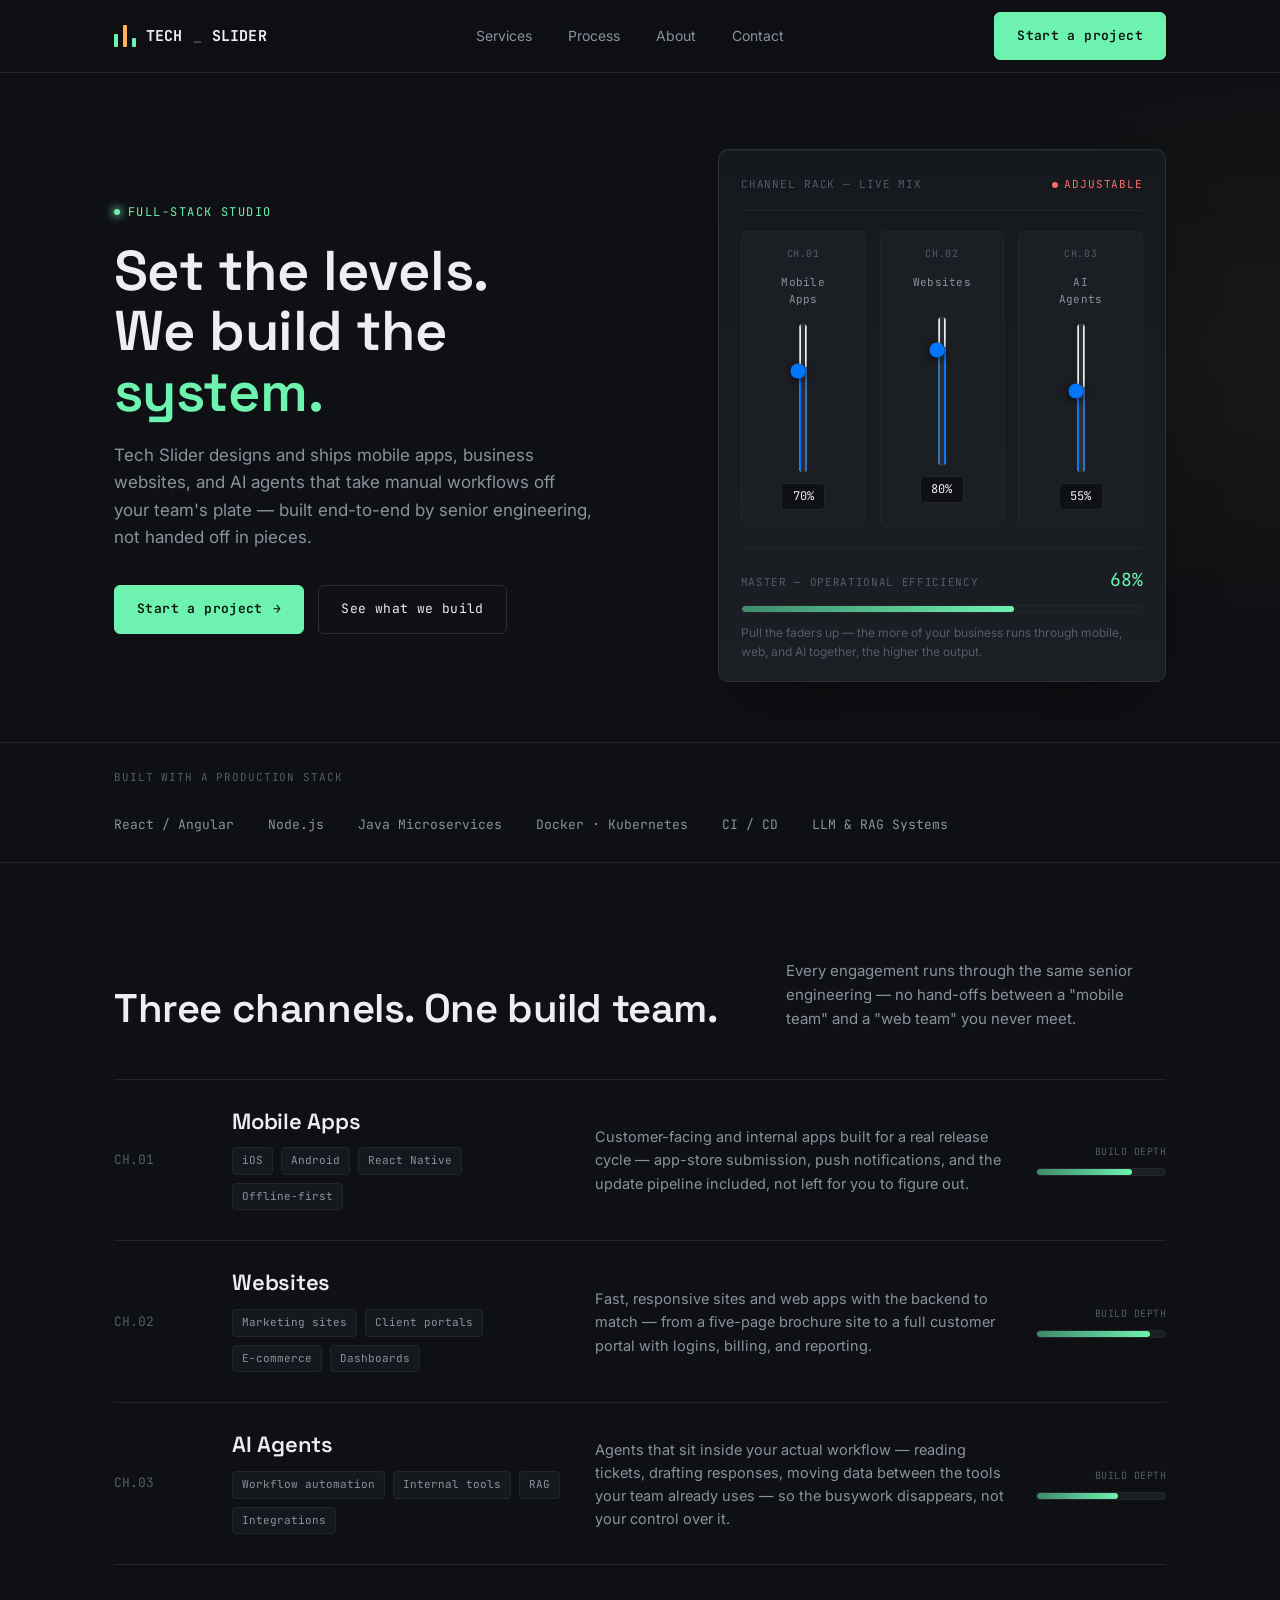
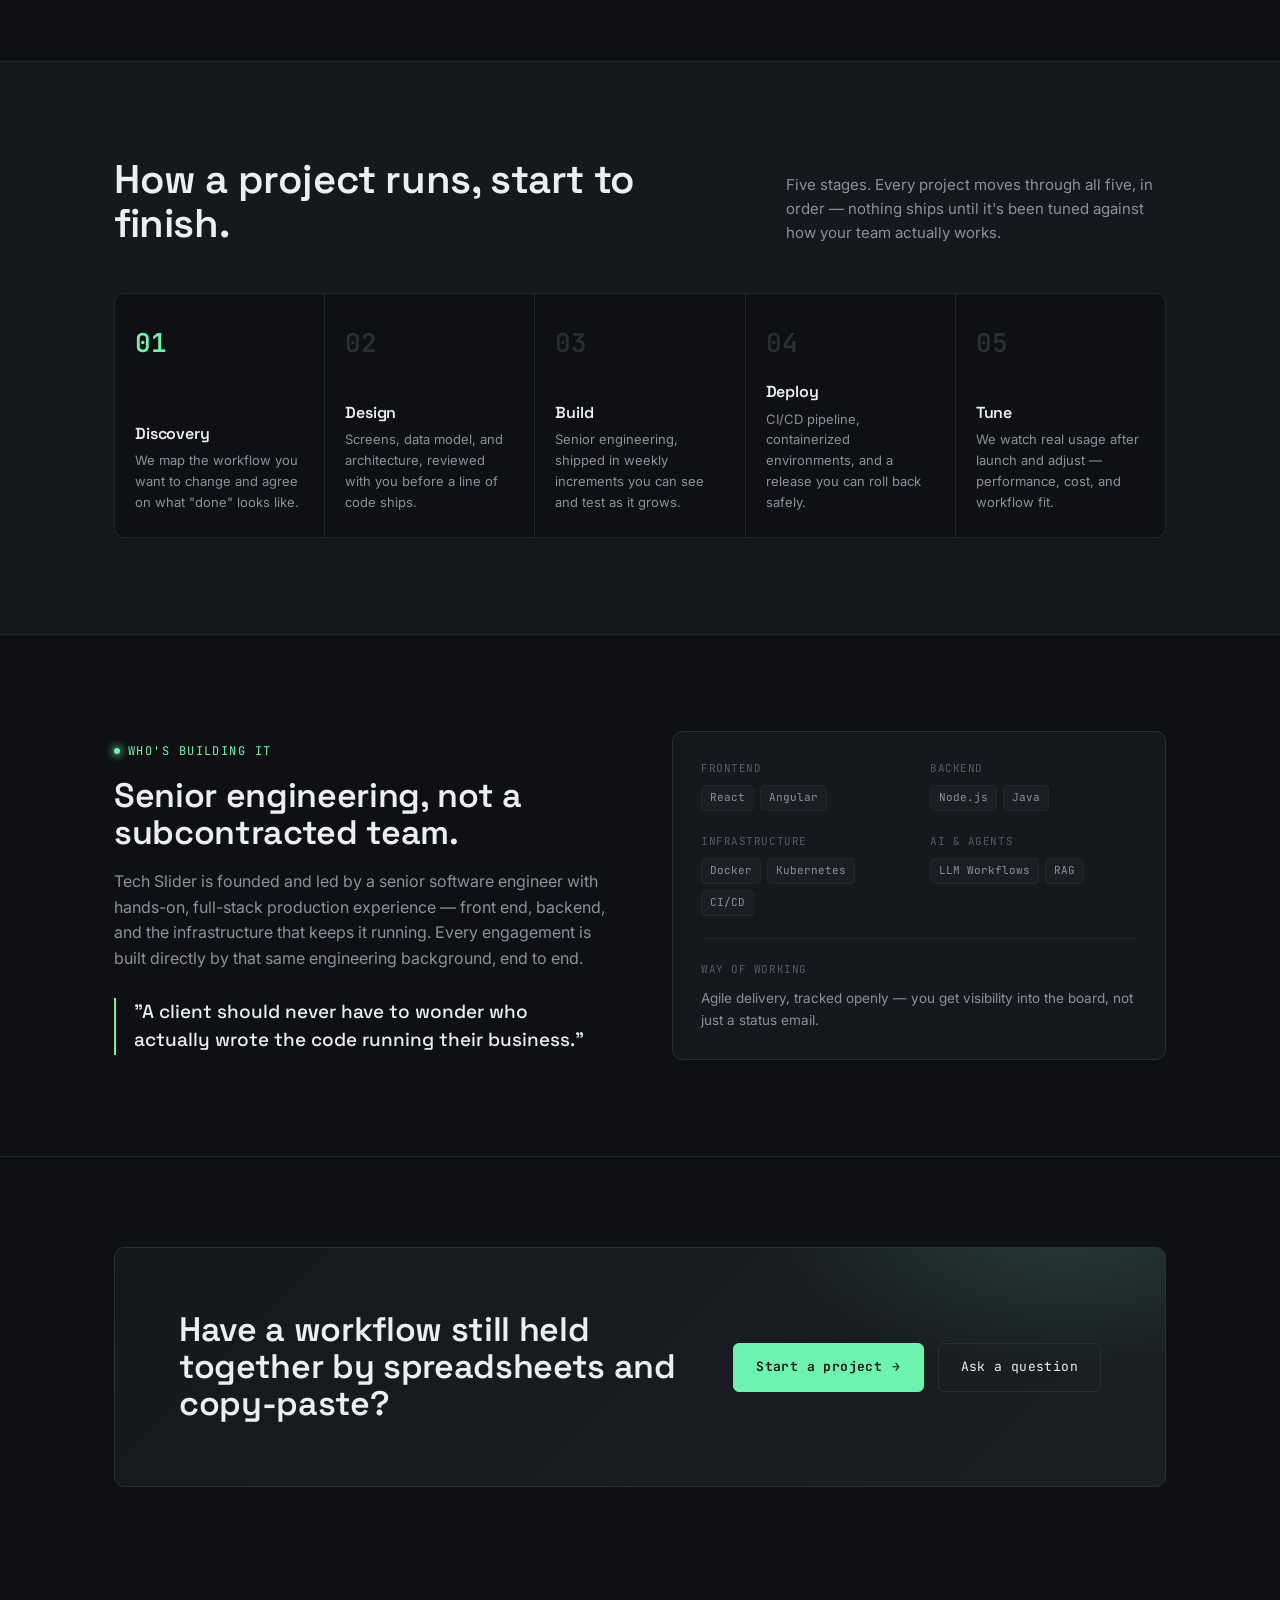
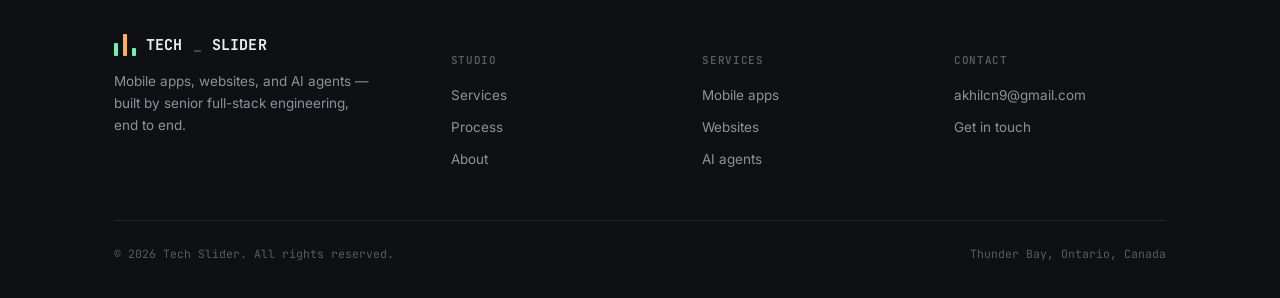
<file: index.html>
<!DOCTYPE html>
<html lang="en">
<head>
<meta charset="UTF-8">
<meta name="viewport" content="width=device-width, initial-scale=1.0">
<title>Tech Slider — Mobile Apps, Websites &amp; AI Agents</title>
<meta name="description" content="Tech Slider builds mobile apps, business websites, and AI agents that automate real workflows. Founded and led by a senior full-stack engineer.">
<link rel="preconnect" href="https://fonts.googleapis.com">
<link href="https://fonts.googleapis.com/css2?family=Space+Grotesk:wght@500;600;700&family=Inter:wght@400;500;600&family=JetBrains+Mono:wght@400;500;600;700&display=swap" rel="stylesheet">
<link rel="stylesheet" href="styles.css">
</head>
<body>

<nav class="nav">
  <div class="wrap">
    <a href="index.html" class="logo">
      <span class="mark"><span></span><span></span><span></span></span>
      TECH<span class="dim">_</span>SLIDER
    </a>
    <div class="nav-links">
      <a href="#services">Services</a>
      <a href="#process">Process</a>
      <a href="#founder">About</a>
      <a href="contact.html">Contact</a>
    </div>
    <div class="nav-right">
      <a href="contact.html" class="btn btn-primary">Start a project</a>
      <button class="nav-toggle" aria-label="Open menu">
        <svg width="18" height="18" viewBox="0 0 18 18" fill="none"><path d="M2 5h14M2 9h14M2 13h14" stroke="currentColor" stroke-width="1.6" stroke-linecap="round"/></svg>
      </button>
    </div>
  </div>
</nav>

<header class="hero">
  <div class="wrap">
    <div class="hero-copy">
      <span class="eyebrow">Full-stack studio</span>
      <h1>Set the levels.<br>We build the <span class="accent">system.</span></h1>
      <p class="lede">Tech Slider designs and ships mobile apps, business websites, and AI agents that take manual workflows off your team's plate — built end-to-end by senior engineering, not handed off in pieces.</p>
      <div class="hero-actions">
        <a href="contact.html" class="btn btn-primary">Start a project <span class="arrow">→</span></a>
        <a href="#services" class="btn btn-ghost">See what we build</a>
      </div>
    </div>

    <div class="console" id="console">
      <div class="console-head">
        <span>Channel Rack — Live Mix</span>
        <span class="rec">Adjustable</span>
      </div>
      <div class="channels">
        <div class="channel">
          <span class="ch-num">CH.01</span>
          <span class="ch-name">Mobile<br>Apps</span>
          <div class="fader-track">
            <input type="range" min="0" max="100" value="70" orient="vertical" data-channel="mobile" aria-label="Mobile apps level">
          </div>
          <span class="ch-readout" data-readout="mobile">70%</span>
        </div>
        <div class="channel">
          <span class="ch-num">CH.02</span>
          <span class="ch-name">Websites</span>
          <div class="fader-track">
            <input type="range" min="0" max="100" value="80" orient="vertical" data-channel="web" aria-label="Websites level">
          </div>
          <span class="ch-readout" data-readout="web">80%</span>
        </div>
        <div class="channel">
          <span class="ch-num">CH.03</span>
          <span class="ch-name">AI<br>Agents</span>
          <div class="fader-track">
            <input type="range" min="0" max="100" value="55" orient="vertical" data-channel="ai" aria-label="AI agents level">
          </div>
          <span class="ch-readout" data-readout="ai">55%</span>
        </div>
      </div>
      <div class="master">
        <div class="master-row">
          <span>Master — Operational Efficiency</span>
          <span class="val" id="master-val">68%</span>
        </div>
        <div class="meter"><div class="meter-fill" id="master-fill" style="width:68%"></div></div>
        <p class="master-caption">Pull the faders up — the more of your business runs through mobile, web, and AI together, the higher the output.</p>
      </div>
    </div>
  </div>
</header>

<div class="strip">
  <div class="wrap">
    <span class="strip-label">Built with a production stack</span>
    <div class="strip-items">
      <span>React / Angular</span>
      <span>Node.js</span>
      <span>Java Microservices</span>
      <span>Docker · Kubernetes</span>
      <span>CI / CD</span>
      <span>LLM &amp; RAG Systems</span>
    </div>
  </div>
</div>

<section class="services" id="services">
  <div class="wrap">
    <div class="section-head">
      <h2>Three channels. One build team.</h2>
      <p class="desc">Every engagement runs through the same senior engineering — no hand-offs between a "mobile team" and a "web team" you never meet.</p>
    </div>

    <div class="strip-list">
      <div class="svc">
        <span class="svc-num">CH.01</span>
        <div class="svc-main">
          <h3>Mobile Apps</h3>
          <div class="tags">
            <span>iOS</span><span>Android</span><span>React Native</span><span>Offline-first</span>
          </div>
        </div>
        <p class="svc-desc">Customer-facing and internal apps built for a real release cycle — app-store submission, push notifications, and the update pipeline included, not left for you to figure out.</p>
        <div class="svc-meter">
          <span class="m-label">Build depth</span>
          <div class="meter"><div class="meter-fill" style="width:74%"></div></div>
        </div>
      </div>

      <div class="svc">
        <span class="svc-num">CH.02</span>
        <div class="svc-main">
          <h3>Websites</h3>
          <div class="tags">
            <span>Marketing sites</span><span>Client portals</span><span>E-commerce</span><span>Dashboards</span>
          </div>
        </div>
        <p class="svc-desc">Fast, responsive sites and web apps with the backend to match — from a five-page brochure site to a full customer portal with logins, billing, and reporting.</p>
        <div class="svc-meter">
          <span class="m-label">Build depth</span>
          <div class="meter"><div class="meter-fill" style="width:88%"></div></div>
        </div>
      </div>

      <div class="svc">
        <span class="svc-num">CH.03</span>
        <div class="svc-main">
          <h3>AI Agents</h3>
          <div class="tags">
            <span>Workflow automation</span><span>Internal tools</span><span>RAG</span><span>Integrations</span>
          </div>
        </div>
        <p class="svc-desc">Agents that sit inside your actual workflow — reading tickets, drafting responses, moving data between the tools your team already uses — so the busywork disappears, not your control over it.</p>
        <div class="svc-meter">
          <span class="m-label">Build depth</span>
          <div class="meter"><div class="meter-fill" style="width:63%"></div></div>
        </div>
      </div>
    </div>
  </div>
</section>

<section class="process" id="process">
  <div class="wrap">
    <div class="section-head">
      <h2>How a project runs, start to finish.</h2>
      <p class="desc">Five stages. Every project moves through all five, in order — nothing ships until it's been tuned against how your team actually works.</p>
    </div>
    <div class="steps">
      <div class="step is-current">
        <span class="step-num">01</span>
        <div>
          <h4>Discovery</h4>
          <p>We map the workflow you want to change and agree on what "done" looks like.</p>
        </div>
      </div>
      <div class="step">
        <span class="step-num">02</span>
        <div>
          <h4>Design</h4>
          <p>Screens, data model, and architecture, reviewed with you before a line of code ships.</p>
        </div>
      </div>
      <div class="step">
        <span class="step-num">03</span>
        <div>
          <h4>Build</h4>
          <p>Senior engineering, shipped in weekly increments you can see and test as it grows.</p>
        </div>
      </div>
      <div class="step">
        <span class="step-num">04</span>
        <div>
          <h4>Deploy</h4>
          <p>CI/CD pipeline, containerized environments, and a release you can roll back safely.</p>
        </div>
      </div>
      <div class="step">
        <span class="step-num">05</span>
        <div>
          <h4>Tune</h4>
          <p>We watch real usage after launch and adjust — performance, cost, and workflow fit.</p>
        </div>
      </div>
    </div>
  </div>
</section>

<section class="founder" id="founder">
  <div class="wrap">
    <div class="founder-copy">
      <span class="eyebrow">Who's building it</span>
      <h2>Senior engineering, not a subcontracted team.</h2>
      <p class="lede">Tech Slider is founded and led by a senior software engineer with hands-on, full-stack production experience — front end, backend, and the infrastructure that keeps it running. Every engagement is built directly by that same engineering background, end to end.</p>
      <p class="quote">"A client should never have to wonder who actually wrote the code running their business."</p>
    </div>
    <div class="founder-card">
      <div class="grid-stats">
        <div>
          <div class="stat-label">Frontend</div>
          <div class="stat-tags"><span>React</span><span>Angular</span></div>
        </div>
        <div>
          <div class="stat-label">Backend</div>
          <div class="stat-tags"><span>Node.js</span><span>Java</span></div>
        </div>
        <div>
          <div class="stat-label">Infrastructure</div>
          <div class="stat-tags"><span>Docker</span><span>Kubernetes</span><span>CI/CD</span></div>
        </div>
        <div>
          <div class="stat-label">AI &amp; Agents</div>
          <div class="stat-tags"><span>LLM Workflows</span><span>RAG</span></div>
        </div>
      </div>
      <hr>
      <div class="stat-label" style="margin-bottom:10px;">Way of working</div>
      <p style="font-size:13.5px;">Agile delivery, tracked openly — you get visibility into the board, not just a status email.</p>
    </div>
  </div>
</section>

<section class="cta-band">
  <div class="wrap">
    <div class="cta-panel">
      <h2>Have a workflow still held together by spreadsheets and copy-paste?</h2>
      <div class="actions">
        <a href="contact.html" class="btn btn-primary">Start a project <span class="arrow">→</span></a>
        <a href="contact.html#faq" class="btn btn-ghost">Ask a question</a>
      </div>
    </div>
  </div>
</section>

<footer>
  <div class="wrap">
    <div class="foot-top">
      <div class="foot-brand">
        <a href="index.html" class="logo">
          <span class="mark"><span></span><span></span><span></span></span>
          TECH<span class="dim">_</span>SLIDER
        </a>
        <p>Mobile apps, websites, and AI agents — built by senior full-stack engineering, end to end.</p>
      </div>
      <div class="foot-col">
        <h5>Studio</h5>
        <a href="#services">Services</a>
        <a href="#process">Process</a>
        <a href="#founder">About</a>
      </div>
      <div class="foot-col">
        <h5>Services</h5>
        <a href="#services">Mobile apps</a>
        <a href="#services">Websites</a>
        <a href="#services">AI agents</a>
      </div>
      <div class="foot-col">
        <h5>Contact</h5>
        <a href="mailto:akhilcn9@gmail.com">akhilcn9@gmail.com</a>
        <a href="contact.html">Get in touch</a>
      </div>
    </div>
    <div class="foot-bottom">
      <span>© <span id="year">2026</span> Tech Slider. All rights reserved.</span>
      <span>Thunder Bay, Ontario, Canada</span>
    </div>
  </div>
</footer>

<script src="script.js"></script>
</body>
</html>
</file>
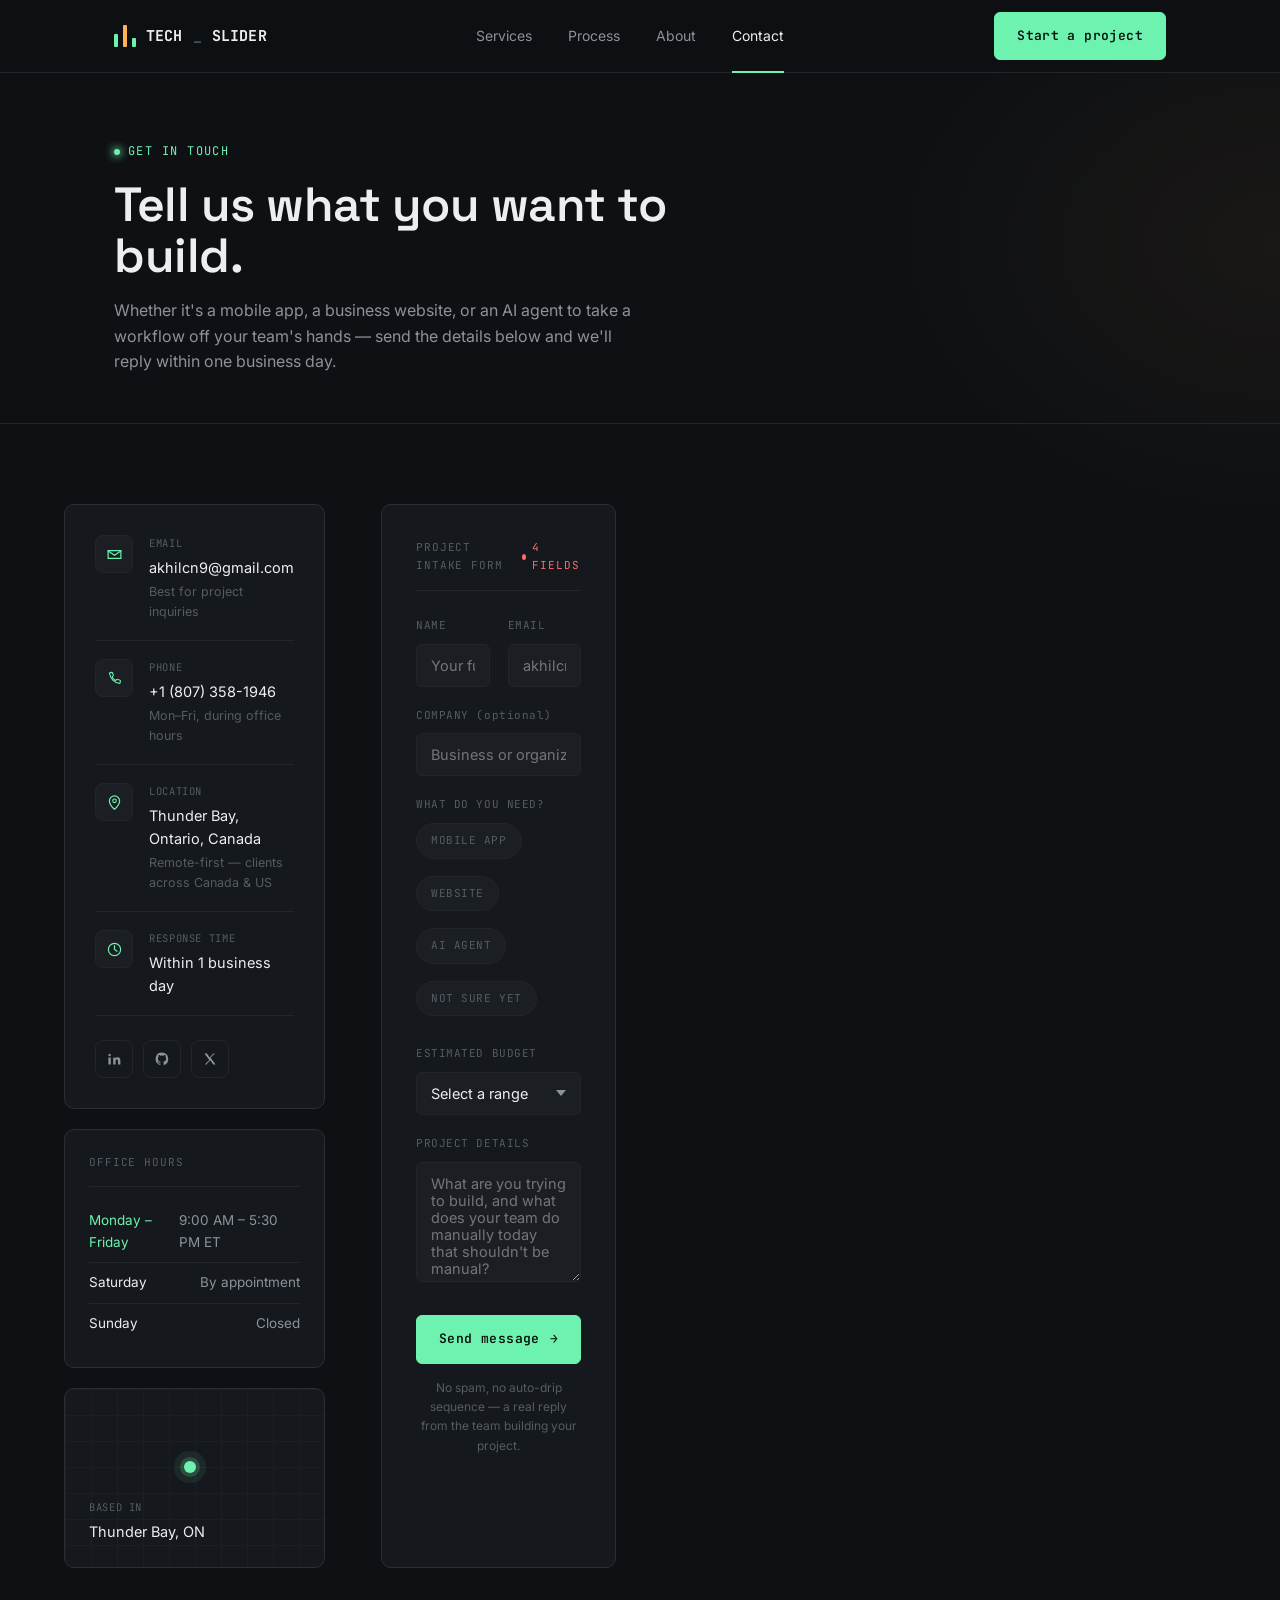
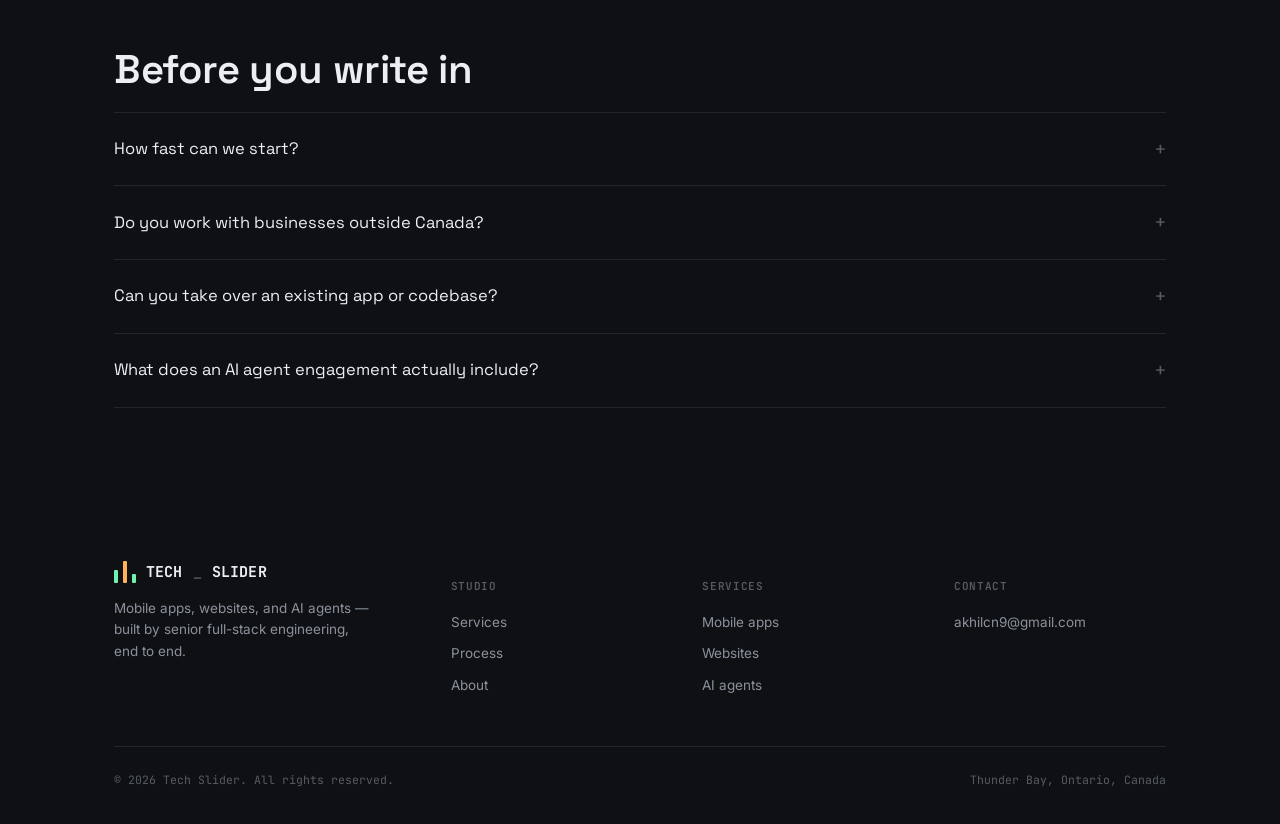
<file: contact.html>
<!DOCTYPE html>
<html lang="en">
<head>
<meta charset="UTF-8">
<meta name="viewport" content="width=device-width, initial-scale=1.0">
<title>Contact — Tech Slider</title>
<meta name="description" content="Get in touch with Tech Slider to start a mobile app, website, or AI agent project.">
<link rel="preconnect" href="https://fonts.googleapis.com">
<link href="https://fonts.googleapis.com/css2?family=Space+Grotesk:wght@500;600;700&family=Inter:wght@400;500;600&family=JetBrains+Mono:wght@400;500;600;700&display=swap" rel="stylesheet">
<link rel="stylesheet" href="styles.css">
</head>
<body>

<nav class="nav">
  <div class="wrap">
    <a href="index.html" class="logo">
      <span class="mark"><span></span><span></span><span></span></span>
      TECH<span class="dim">_</span>SLIDER
    </a>
    <div class="nav-links">
      <a href="index.html#services">Services</a>
      <a href="index.html#process">Process</a>
      <a href="index.html#founder">About</a>
      <a href="contact.html" class="active">Contact</a>
    </div>
    <div class="nav-right">
      <a href="contact.html" class="btn btn-primary">Start a project</a>
      <button class="nav-toggle" aria-label="Open menu">
        <svg width="18" height="18" viewBox="0 0 18 18" fill="none"><path d="M2 5h14M2 9h14M2 13h14" stroke="currentColor" stroke-width="1.6" stroke-linecap="round"/></svg>
      </button>
    </div>
  </div>
</nav>

<header class="page-hero">
  <div class="wrap">
    <span class="eyebrow">Get in touch</span>
    <h1>Tell us what you want to build.</h1>
    <p class="lede">Whether it's a mobile app, a business website, or an AI agent to take a workflow off your team's hands — send the details below and we'll reply within one business day.</p>
  </div>
</header>

<section class="contact-grid">
  <div class="wrap" style="display:grid; grid-template-columns: 0.85fr 1.15fr; gap:56px;">

    <div>
      <div class="info-panel">
        <div class="info-row">
          <span class="info-icon">
            <svg viewBox="0 0 20 20" fill="none"><path d="M2.5 5.5h15v9h-15v-9z" stroke="currentColor" stroke-width="1.4"/><path d="M2.5 6l7.5 5 7.5-5" stroke="currentColor" stroke-width="1.4" stroke-linecap="round"/></svg>
          </span>
          <div class="info-text">
            <div class="label">Email</div>
            <div class="value"><a href="mailto:hello@techslider.com">akhilcn9@gmail.com</a></div>
            <div class="sub">Best for project inquiries</div>
          </div>
        </div>
        <div class="info-row">
          <span class="info-icon">
            <svg viewBox="0 0 20 20" fill="none"><path d="M4 3.5c.5 3 1.7 6 4 8.3s5.3 3.5 8.3 4l.7-2.6a1.2 1.2 0 0 0-.9-1.4l-2.6-.7a1.2 1.2 0 0 0-1.2.3l-1 1a10 10 0 0 1-4.1-4.1l1-1a1.2 1.2 0 0 0 .3-1.2l-.7-2.6A1.2 1.2 0 0 0 6.4 2.8L4 3.5z" stroke="currentColor" stroke-width="1.3" stroke-linejoin="round"/></svg>
          </span>
          <div class="info-text">
            <div class="label">Phone</div>
            <div class="value"><a href="tel:+18075550142">+1 (807) 358-1946</a></div>
            <div class="sub">Mon–Fri, during office hours</div>
          </div>
        </div>
        <div class="info-row">
          <span class="info-icon">
            <svg viewBox="0 0 20 20" fill="none"><path d="M10 18s6-5.2 6-9.8A6 6 0 0 0 4 8.2C4 12.8 10 18 10 18z" stroke="currentColor" stroke-width="1.4"/><circle cx="10" cy="8" r="2.1" stroke="currentColor" stroke-width="1.3"/></svg>
          </span>
          <div class="info-text">
            <div class="label">Location</div>
            <div class="value">Thunder Bay, Ontario, Canada</div>
            <div class="sub">Remote-first — clients across Canada &amp; US</div>
          </div>
        </div>
        <div class="info-row">
          <span class="info-icon">
            <svg viewBox="0 0 20 20" fill="none"><circle cx="10" cy="10" r="7.2" stroke="currentColor" stroke-width="1.4"/><path d="M10 5.5V10l3 2" stroke="currentColor" stroke-width="1.4" stroke-linecap="round"/></svg>
          </span>
          <div class="info-text">
            <div class="label">Response time</div>
            <div class="value">Within 1 business day</div>
          </div>
        </div>

        <div class="social-row">
          <a href="#" aria-label="LinkedIn">
            <svg viewBox="0 0 20 20" fill="currentColor"><path d="M4.5 3.5a1.5 1.5 0 1 1 0 3 1.5 1.5 0 0 1 0-3zM3 8h3v9H3V8zm5.5 0h2.9v1.3h.04c.4-.76 1.4-1.56 2.9-1.56 3.1 0 3.66 2 3.66 4.65V17h-3v-4.1c0-1-.02-2.3-1.4-2.3-1.4 0-1.6 1.1-1.6 2.2V17h-3V8z"/></svg>
          </a>
          <a href="#" aria-label="GitHub">
            <svg viewBox="0 0 20 20" fill="currentColor"><path d="M10 2a8 8 0 0 0-2.53 15.6c.4.08.55-.17.55-.38v-1.5c-2.23.48-2.7-1.07-2.7-1.07-.36-.93-.9-1.18-.9-1.18-.73-.5.06-.5.06-.5.82.06 1.25.84 1.25.84.72 1.24 1.9.88 2.36.67.07-.53.28-.88.5-1.08-1.78-.2-3.65-.9-3.65-3.98 0-.88.31-1.6.83-2.16-.08-.2-.36-1.02.08-2.13 0 0 .67-.22 2.2.83a7.6 7.6 0 0 1 4 0c1.53-1.05 2.2-.83 2.2-.83.44 1.11.16 1.93.08 2.13.52.56.83 1.28.83 2.16 0 3.1-1.87 3.77-3.66 3.97.29.25.55.74.55 1.5v2.22c0 .21.15.47.56.38A8 8 0 0 0 10 2z"/></svg>
          </a>
          <a href="#" aria-label="X (Twitter)">
            <svg viewBox="0 0 20 20" fill="currentColor"><path d="M3 3l6.1 8.2L3.4 17h1.9l5-5.4 3.7 5.4H17l-6.3-8.6L16.1 3h-1.9l-4.6 5-3.4-5H3z"/></svg>
          </a>
        </div>
      </div>

      <div class="side-panels">
        <div class="mini-panel">
          <div class="console-head" style="margin-bottom:14px; padding-bottom:14px;">
            <span>Office Hours</span>
          </div>
          <div class="hours-row today"><span class="day">Monday – Friday</span><span>9:00 AM – 5:30 PM ET</span></div>
          <div class="hours-row"><span class="day">Saturday</span><span>By appointment</span></div>
          <div class="hours-row"><span class="day">Sunday</span><span>Closed</span></div>
        </div>

        <div class="mini-panel locale-panel">
          <div class="locale-grid"></div>
          <div class="locale-pin"></div>
          <div class="info-text">
            <div class="label">Based in</div>
            <div class="value">Thunder Bay, ON</div>
          </div>
        </div>
      </div>
    </div>

    <div class="form-panel">
      <div class="console-head">
        <span>Project Intake Form</span>
        <span class="rec">4 fields</span>
      </div>
      <form id="contact-form">
        <div class="field-row">
          <div class="field">
            <label for="name">Name</label>
            <input type="text" id="name" name="name" placeholder="Your full name" required>
          </div>
          <div class="field">
            <label for="email">Email</label>
            <input type="email" id="email" name="email" placeholder="akhilcn9@gmail.com" required>
          </div>
        </div>

        <div class="field">
          <label for="company">Company <span style="text-transform:none; color:var(--text-faint);">(optional)</span></label>
          <input type="text" id="company" name="company" placeholder="Business or organization">
        </div>

        <div class="field">
          <label>What do you need?</label>
          <div class="chip-select">
            <label class="chip"><input type="radio" name="project-type" value="mobile"> Mobile app</label>
            <label class="chip"><input type="radio" name="project-type" value="website"> Website</label>
            <label class="chip"><input type="radio" name="project-type" value="ai-agent"> AI agent</label>
            <label class="chip"><input type="radio" name="project-type" value="not-sure"> Not sure yet</label>
          </div>
        </div>

        <div class="field" style="margin-top:20px;">
          <label for="budget">Estimated budget</label>
          <select id="budget" name="budget">
            <option value="">Select a range</option>
            <option value="under-5k">Under $5,000</option>
            <option value="5k-15k">$5,000 – $15,000</option>
            <option value="15k-40k">$15,000 – $40,000</option>
            <option value="40k-plus">$40,000+</option>
          </select>
        </div>

        <div class="field">
          <label for="message">Project details</label>
          <textarea id="message" name="message" placeholder="What are you trying to build, and what does your team do manually today that shouldn't be manual?" required></textarea>
        </div>

        <button type="submit" class="btn btn-primary form-submit">Send message <span class="arrow">→</span></button>
        <p class="form-note">No spam, no auto-drip sequence — a real reply from the team building your project.</p>
        <div class="form-success" id="form-success">
          <svg viewBox="0 0 20 20" fill="none"><circle cx="10" cy="10" r="8" stroke="currentColor" stroke-width="1.4"/><path d="M6.5 10.3l2.3 2.3 4.7-5" stroke="currentColor" stroke-width="1.4" stroke-linecap="round" stroke-linejoin="round"/></svg>
          <span>Message ready — your email client should have opened. If not, write to <strong>akhilcn9@gmail.com</strong> directly.</span>
        </div>
      </form>
    </div>

  </div>
</section>

<section class="faq-band" id="faq">
  <div class="wrap">
    <div class="section-head" style="margin-bottom:20px;">
      <h2>Before you write in</h2>
    </div>
    <div class="faq-list">
      <div class="faq-item">
        <button class="faq-q">How fast can we start?<span class="plus">+</span></button>
        <div class="faq-a"><p>Most projects begin discovery within a week of the first call, once scope and timeline are agreed.</p></div>
      </div>
      <div class="faq-item">
        <button class="faq-q">Do you work with businesses outside Canada?<span class="plus">+</span></button>
        <div class="faq-a"><p>Yes — the studio is remote-first and works with clients across Canada and the US on Eastern-friendly hours.</p></div>
      </div>
      <div class="faq-item">
        <button class="faq-q">Can you take over an existing app or codebase?<span class="plus">+</span></button>
        <div class="faq-a"><p>Yes. We start with a short technical review before quoting, so estimates reflect the code as it actually is.</p></div>
      </div>
      <div class="faq-item">
        <button class="faq-q">What does an AI agent engagement actually include?<span class="plus">+</span></button>
        <div class="faq-a"><p>Mapping the workflow, building the agent against your real tools and data, and a tuning period after launch to fix edge cases.</p></div>
      </div>
    </div>
  </div>
</section>

<footer>
  <div class="wrap">
    <div class="foot-top">
      <div class="foot-brand">
        <a href="index.html" class="logo">
          <span class="mark"><span></span><span></span><span></span></span>
          TECH<span class="dim">_</span>SLIDER
        </a>
        <p>Mobile apps, websites, and AI agents — built by senior full-stack engineering, end to end.</p>
      </div>
      <div class="foot-col">
        <h5>Studio</h5>
        <a href="index.html#services">Services</a>
        <a href="index.html#process">Process</a>
        <a href="index.html#founder">About</a>
      </div>
      <div class="foot-col">
        <h5>Services</h5>
        <a href="index.html#services">Mobile apps</a>
        <a href="index.html#services">Websites</a>
        <a href="index.html#services">AI agents</a>
      </div>
      <div class="foot-col">
        <h5>Contact</h5>
        <a href="mailto:hello@techslider.com">akhilcn9@gmail.com</a>
      </div>
    </div>
    <div class="foot-bottom">
      <span>© <span id="year">2026</span> Tech Slider. All rights reserved.</span>
      <span>Thunder Bay, Ontario, Canada</span>
    </div>
  </div>
</footer>

<script src="script.js"></script>
</body>
</html>
</file>
<file: styles.css>
/* ==========================================================================
   TECH SLIDER — design tokens
   Concept: a mixing console. The company name is taken literally — every
   section reads like a channel strip on a hardware mixer, with faders,
   meters, and channel numbers standing in for services and process steps.
   ========================================================================== */

:root {
  /* color */
  --ink:        #0E1013;   /* page background */
  --panel:      #15181C;   /* raised panel background */
  --panel-2:    #1B1F24;   /* deeper inset panel */
  --line:       #2B2F35;   /* hairline dividers */
  --line-soft:  #22262B;
  --text:       #ECEEF1;   /* primary text */
  --text-muted: #8B929C;   /* secondary text */
  --text-faint: #565C64;   /* tertiary / labels */
  --signal:     #6EF2B0;   /* mint signal-green — primary accent */
  --signal-dim: #3E8A6B;
  --amber:      #FFB454;   /* secondary accent — warm signal */
  --red-peak:   #FF6B6B;   /* peak / alert accent, used sparingly */

  /* type */
  --font-display: 'Space Grotesk', 'Arial Narrow', sans-serif;
  --font-body:    'Inter', -apple-system, BlinkMacSystemFont, sans-serif;
  --font-mono:    'JetBrains Mono', 'SFMono-Regular', Consolas, monospace;

  /* layout */
  --max: 1180px;
  --edge: clamp(20px, 5vw, 64px);
  --radius: 10px;
  --radius-sm: 6px;
}

@media (prefers-reduced-motion: no-preference) {
  :root { --transition-base: 220ms cubic-bezier(.4,0,.2,1); }
}
@media (prefers-reduced-motion: reduce) {
  :root { --transition-base: 0ms; }
}

* { box-sizing: border-box; }
html { scroll-behavior: smooth; }
@media (prefers-reduced-motion: reduce) {
  html { scroll-behavior: auto; }
  *, *::before, *::after { animation-duration: 0.01ms !important; animation-iteration-count: 1 !important; transition-duration: 0.01ms !important; }
}

body {
  margin: 0;
  background: var(--ink);
  background-image:
    radial-gradient(ellipse 900px 500px at 15% -10%, rgba(110,242,176,0.06), transparent 60%),
    radial-gradient(ellipse 700px 500px at 100% 10%, rgba(255,180,84,0.05), transparent 55%);
  color: var(--text);
  font-family: var(--font-body);
  font-size: 16px;
  line-height: 1.6;
  -webkit-font-smoothing: antialiased;
}

img, svg { display: block; max-width: 100%; }
a { color: inherit; text-decoration: none; }
button { font: inherit; }

::selection { background: var(--signal); color: #06110C; }

:focus-visible {
  outline: 2px solid var(--signal);
  outline-offset: 3px;
  border-radius: 3px;
}

.wrap {
  max-width: var(--max);
  margin: 0 auto;
  padding-left: var(--edge);
  padding-right: var(--edge);
}

.eyebrow {
  font-family: var(--font-mono);
  font-size: 12px;
  letter-spacing: 0.12em;
  text-transform: uppercase;
  color: var(--signal);
  display: inline-flex;
  align-items: center;
  gap: 8px;
}
.eyebrow::before {
  content: "";
  width: 6px;
  height: 6px;
  border-radius: 50%;
  background: var(--signal);
  box-shadow: 0 0 8px 1px var(--signal);
}

h1, h2, h3, h4 {
  font-family: var(--font-display);
  font-weight: 600;
  letter-spacing: -0.01em;
  line-height: 1.08;
  margin: 0;
  color: var(--text);
}

p { margin: 0; color: var(--text-muted); }

.section-head {
  display: flex;
  flex-wrap: wrap;
  align-items: flex-end;
  justify-content: space-between;
  gap: 24px;
  margin-bottom: 48px;
}
.section-head h2 { font-size: clamp(28px, 4vw, 40px); max-width: 620px; }
.section-head .desc { max-width: 380px; font-size: 15px; }

/* ---- buttons ---- */
.btn {
  display: inline-flex;
  align-items: center;
  gap: 10px;
  font-family: var(--font-mono);
  font-size: 13px;
  letter-spacing: 0.03em;
  padding: 13px 22px;
  border-radius: var(--radius-sm);
  border: 1px solid var(--line);
  cursor: pointer;
  transition: border-color var(--transition-base), transform var(--transition-base), background var(--transition-base);
  white-space: nowrap;
}
.btn-primary {
  background: var(--signal);
  color: #06120C;
  border-color: var(--signal);
  font-weight: 600;
}
.btn-primary:hover { transform: translateY(-1px); box-shadow: 0 8px 24px -8px rgba(110,242,176,0.5); }
.btn-ghost {
  background: transparent;
  color: var(--text);
}
.btn-ghost:hover { border-color: var(--text-faint); background: var(--panel); }
.btn-ghost .arrow, .btn-primary .arrow { transition: transform var(--transition-base); }
.btn:hover .arrow { transform: translateX(3px); }

/* ==========================================================================
   NAV
   ========================================================================== */
.nav {
  position: sticky;
  top: 0;
  z-index: 50;
  background: rgba(14,16,19,0.82);
  backdrop-filter: blur(10px);
  border-bottom: 1px solid var(--line-soft);
}
.nav .wrap {
  display: flex;
  align-items: center;
  justify-content: space-between;
  height: 72px;
}
.logo {
  display: flex;
  align-items: center;
  gap: 10px;
  font-family: var(--font-mono);
  font-size: 15px;
  font-weight: 700;
  letter-spacing: 0.01em;
}
.logo .mark {
  width: 22px;
  height: 22px;
  position: relative;
}
.logo .mark span {
  position: absolute;
  bottom: 0;
  width: 4px;
  background: var(--signal);
  border-radius: 1px;
}
.logo .mark span:nth-child(1) { left: 0;  height: 60%; }
.logo .mark span:nth-child(2) { left: 9px; height: 100%; background: var(--amber); }
.logo .mark span:nth-child(3) { left: 18px; height: 40%; }
.logo .dim { color: var(--text-faint); font-weight: 500; }

.nav-links {
  display: flex;
  gap: 36px;
  font-size: 14px;
  color: var(--text-muted);
}
.nav-links a { transition: color var(--transition-base); position: relative; }
.nav-links a:hover, .nav-links a.active { color: var(--text); }
.nav-links a.active::after {
  content: "";
  position: absolute;
  left: 0; right: 0; bottom: -26px;
  height: 2px;
  background: var(--signal);
}
.nav-right { display: flex; align-items: center; gap: 20px; }
.nav-toggle {
  display: none;
  background: none;
  border: 1px solid var(--line);
  border-radius: var(--radius-sm);
  width: 40px; height: 40px;
  color: var(--text);
  align-items: center;
  justify-content: center;
}

@media (max-width: 860px) {
  .nav-links { display: none; }
  .nav-toggle { display: flex; }
}

/* ==========================================================================
   HERO / CONSOLE
   ========================================================================== */
.hero {
  padding: 76px 0 60px;
  border-bottom: 1px solid var(--line-soft);
}
.hero .wrap {
  display: grid;
  grid-template-columns: 1.1fr 0.9fr;
  gap: 56px;
  align-items: center;
}
.hero-copy h1 { font-size: clamp(34px, 5vw, 56px); margin-top: 18px; }
.hero-copy h1 .accent { color: var(--signal); }
.hero-copy .lede {
  margin-top: 20px;
  font-size: 17px;
  max-width: 480px;
}
.hero-actions {
  display: flex;
  gap: 14px;
  margin-top: 34px;
  flex-wrap: wrap;
}

/* console panel */
.console {
  background: linear-gradient(180deg, var(--panel), var(--panel-2));
  border: 1px solid var(--line);
  border-radius: var(--radius);
  padding: 26px 22px 20px;
  box-shadow: 0 30px 60px -30px rgba(0,0,0,0.6), inset 0 1px 0 rgba(255,255,255,0.03);
}
.console-head {
  display: flex;
  justify-content: space-between;
  align-items: center;
  font-family: var(--font-mono);
  font-size: 11px;
  letter-spacing: 0.08em;
  text-transform: uppercase;
  color: var(--text-faint);
  padding-bottom: 16px;
  margin-bottom: 20px;
  border-bottom: 1px solid var(--line-soft);
}
.console-head .rec { display: flex; align-items: center; gap: 6px; color: var(--red-peak); }
.console-head .rec::before {
  content: "";
  width: 6px; height: 6px; border-radius: 50%;
  background: var(--red-peak);
  animation: pulse 1.6s ease-in-out infinite;
}
@keyframes pulse { 0%,100% { opacity: 1; } 50% { opacity: 0.25; } }

.channels {
  display: grid;
  grid-template-columns: repeat(3, 1fr);
  gap: 14px;
}
.channel {
  background: var(--panel-2);
  border: 1px solid var(--line-soft);
  border-radius: var(--radius-sm);
  padding: 14px 10px 16px;
  display: flex;
  flex-direction: column;
  align-items: center;
  gap: 12px;
}
.channel .ch-num {
  font-family: var(--font-mono);
  font-size: 10px;
  color: var(--text-faint);
  letter-spacing: 0.06em;
}
.channel .ch-name {
  font-family: var(--font-mono);
  font-size: 11px;
  text-align: center;
  color: var(--text-muted);
  min-height: 28px;
  letter-spacing: 0.02em;
}
.fader-track {
  position: relative;
  height: 150px;
  width: 34px;
  display: flex;
  justify-content: center;
}
.fader-track input[type="range"] {
  -webkit-appearance: slider-vertical;
  appearance: slider-vertical;
  writing-mode: vertical-lr;
  direction: rtl;
  width: 28px;
  height: 150px;
  background: transparent;
  cursor: ns-resize;
}
/* track */
.fader-track input[type="range"] {
  --tint: var(--signal);
}
.fader-track input[type="range"]::-webkit-slider-runnable-track {
  width: 4px;
  background: var(--line);
  border-radius: 3px;
}
.fader-track input[type="range"]::-webkit-slider-thumb {
  -webkit-appearance: none;
  width: 26px;
  height: 14px;
  border-radius: 3px;
  background: var(--tint);
  border: 1px solid rgba(0,0,0,0.3);
  box-shadow: 0 2px 6px rgba(0,0,0,0.5);
  margin-left: -11px;
  cursor: ns-resize;
}
.fader-track input[type="range"]::-moz-range-track {
  width: 4px;
  background: var(--line);
  border-radius: 3px;
}
.fader-track input[type="range"]::-moz-range-thumb {
  width: 26px;
  height: 14px;
  border-radius: 3px;
  background: var(--tint);
  border: 1px solid rgba(0,0,0,0.3);
  cursor: ns-resize;
}
.channel:nth-child(2) .fader-track input[type="range"] { --tint: var(--amber); }

.ch-readout {
  font-family: var(--font-mono);
  font-size: 12px;
  color: var(--text);
  background: var(--ink);
  border: 1px solid var(--line-soft);
  border-radius: 4px;
  padding: 3px 8px;
  min-width: 44px;
  text-align: center;
}

.master {
  margin-top: 20px;
  padding-top: 18px;
  border-top: 1px solid var(--line-soft);
}
.master-row {
  display: flex;
  justify-content: space-between;
  align-items: baseline;
  font-family: var(--font-mono);
  font-size: 11px;
  color: var(--text-faint);
  letter-spacing: 0.06em;
  text-transform: uppercase;
  margin-bottom: 10px;
}
.master-row .val {
  font-size: 18px;
  color: var(--signal);
  letter-spacing: 0;
}
.meter {
  height: 8px;
  border-radius: 4px;
  background: var(--panel-2);
  border: 1px solid var(--line-soft);
  overflow: hidden;
}
.meter-fill {
  height: 100%;
  border-radius: 4px;
  background: linear-gradient(90deg, var(--signal-dim), var(--signal));
  transition: width 160ms linear;
  width: 55%;
}
.master-caption {
  margin-top: 10px;
  font-size: 12px;
  color: var(--text-faint);
}

@media (max-width: 900px) {
  .hero .wrap { grid-template-columns: 1fr; }
  .console { max-width: 420px; margin: 0 auto; width: 100%; }
}

/* ==========================================================================
   LOGO / TRUST STRIP
   ========================================================================== */
.strip {
  padding: 26px 0;
  border-bottom: 1px solid var(--line-soft);
}
.strip .wrap {
  display: flex;
  flex-wrap: wrap;
  gap: 28px 40px;
  align-items: center;
  justify-content: space-between;
}
.strip-label {
  font-family: var(--font-mono);
  font-size: 11px;
  letter-spacing: 0.08em;
  text-transform: uppercase;
  color: var(--text-faint);
}
.strip-items {
  display: flex;
  gap: 34px;
  flex-wrap: wrap;
  font-family: var(--font-mono);
  font-size: 13px;
  color: var(--text-muted);
}
.strip-items span { white-space: nowrap; }

/* ==========================================================================
   SERVICES — channel strips
   ========================================================================== */
.services { padding: 96px 0; border-bottom: 1px solid var(--line-soft); }

.strip-list { display: flex; flex-direction: column; border-top: 1px solid var(--line-soft); }
.svc {
  display: grid;
  grid-template-columns: 90px 1.3fr 1.6fr 130px;
  gap: 28px;
  align-items: center;
  padding: 30px 0;
  border-bottom: 1px solid var(--line-soft);
  transition: background var(--transition-base);
}
.svc:hover { background: rgba(255,255,255,0.015); }
.svc-num { font-family: var(--font-mono); font-size: 13px; color: var(--text-faint); }
.svc-main h3 { font-size: 22px; margin-bottom: 8px; }
.svc-main .tags {
  display: flex; flex-wrap: wrap; gap: 8px; margin-top: 14px;
}
.svc-main .tags span {
  font-family: var(--font-mono);
  font-size: 11px;
  color: var(--text-muted);
  background: var(--panel);
  border: 1px solid var(--line-soft);
  padding: 4px 9px;
  border-radius: 4px;
}
.svc-desc { font-size: 14.5px; }
.svc-meter { display: flex; flex-direction: column; gap: 8px; align-items: flex-end; }
.svc-meter .meter { width: 100%; }
.svc-meter .m-label {
  font-family: var(--font-mono);
  font-size: 10px;
  color: var(--text-faint);
  letter-spacing: 0.05em;
  text-transform: uppercase;
}

@media (max-width: 780px) {
  .svc { grid-template-columns: 1fr; gap: 12px; }
  .svc-meter { align-items: flex-start; }
}

/* ==========================================================================
   PROCESS — legit numbered sequence
   ========================================================================== */
.process { padding: 96px 0; border-bottom: 1px solid var(--line-soft); background: var(--panel); }
.steps {
  display: grid;
  grid-template-columns: repeat(5, 1fr);
  gap: 1px;
  background: var(--line-soft);
  border: 1px solid var(--line-soft);
  border-radius: var(--radius);
  overflow: hidden;
}
.step {
  background: var(--ink);
  padding: 28px 20px 24px;
  min-height: 210px;
  display: flex;
  flex-direction: column;
  justify-content: space-between;
}
.step .step-num {
  font-family: var(--font-mono);
  font-size: 26px;
  color: var(--line);
  font-weight: 600;
}
.step h4 { font-size: 16px; margin-top: 20px; }
.step p { font-size: 13px; margin-top: 8px; }
.step.is-current .step-num { color: var(--signal); }

@media (max-width: 900px) {
  .steps { grid-template-columns: 1fr 1fr; }
}
@media (max-width: 560px) {
  .steps { grid-template-columns: 1fr; }
  .step { min-height: auto; }
}

/* ==========================================================================
   FOUNDER / ABOUT
   ========================================================================== */
.founder { padding: 96px 0; border-bottom: 1px solid var(--line-soft); }
.founder .wrap {
  display: grid;
  grid-template-columns: 1fr 1fr;
  gap: 64px;
  align-items: center;
}
.founder-copy h2 { font-size: clamp(26px, 3.4vw, 34px); margin-top: 16px; }
.founder-copy p.lede { font-size: 16px; margin-top: 18px; color: var(--text-muted); }
.founder-copy .quote {
  margin-top: 26px;
  padding-left: 18px;
  border-left: 2px solid var(--signal);
  font-family: var(--font-display);
  font-size: 19px;
  color: var(--text);
  font-weight: 500;
  line-height: 1.5;
}
.founder-card {
  background: var(--panel);
  border: 1px solid var(--line);
  border-radius: var(--radius);
  padding: 28px;
}
.founder-card .grid-stats {
  display: grid;
  grid-template-columns: 1fr 1fr;
  gap: 22px;
}
.stat-label {
  font-family: var(--font-mono);
  font-size: 11px;
  letter-spacing: 0.05em;
  text-transform: uppercase;
  color: var(--text-faint);
  margin-bottom: 8px;
}
.stat-tags { display: flex; flex-wrap: wrap; gap: 6px; }
.stat-tags span {
  font-family: var(--font-mono);
  font-size: 11px;
  color: var(--text-muted);
  background: var(--panel-2);
  border: 1px solid var(--line-soft);
  padding: 3px 8px;
  border-radius: 4px;
}
.founder-card hr { border: none; border-top: 1px solid var(--line-soft); margin: 22px 0; }

@media (max-width: 860px) {
  .founder .wrap { grid-template-columns: 1fr; }
}

/* ==========================================================================
   CTA BANNER
   ========================================================================== */
.cta-band { padding: 90px 0; }
.cta-panel {
  background: linear-gradient(135deg, var(--panel), var(--panel-2));
  border: 1px solid var(--line);
  border-radius: var(--radius);
  padding: clamp(32px, 6vw, 64px);
  display: flex;
  justify-content: space-between;
  align-items: center;
  gap: 32px;
  flex-wrap: wrap;
  position: relative;
  overflow: hidden;
}
.cta-panel::before {
  content: "";
  position: absolute;
  inset: 0;
  background: radial-gradient(500px 240px at 90% -10%, rgba(110,242,176,0.14), transparent 60%);
  pointer-events: none;
}
.cta-panel h2 { font-size: clamp(24px, 3.4vw, 34px); max-width: 520px; position: relative; }
.cta-panel .actions { display: flex; gap: 14px; position: relative; flex-wrap: wrap; }

/* ==========================================================================
   FOOTER
   ========================================================================== */
footer { padding: 56px 0 34px; }
.foot-top {
  display: grid;
  grid-template-columns: 1.4fr 1fr 1fr 1fr;
  gap: 40px;
  padding-bottom: 40px;
  border-bottom: 1px solid var(--line-soft);
}
.foot-brand p { margin-top: 14px; font-size: 13.5px; max-width: 260px; }
.foot-col h5 {
  font-family: var(--font-mono);
  font-size: 11px;
  letter-spacing: 0.06em;
  text-transform: uppercase;
  color: var(--text-faint);
  margin-bottom: 16px;
  font-weight: 600;
}
.foot-col a, .foot-col p {
  display: block;
  font-size: 13.5px;
  color: var(--text-muted);
  margin-bottom: 10px;
  transition: color var(--transition-base);
}
.foot-col a:hover { color: var(--signal); }
.foot-bottom {
  display: flex;
  justify-content: space-between;
  flex-wrap: wrap;
  gap: 12px;
  padding-top: 24px;
  font-family: var(--font-mono);
  font-size: 11.5px;
  color: var(--text-faint);
}

@media (max-width: 780px) {
  .foot-top { grid-template-columns: 1fr 1fr; }
}
@media (max-width: 480px) {
  .foot-top { grid-template-columns: 1fr; }
}

/* ==========================================================================
   CONTACT PAGE
   ========================================================================== */
.page-hero { padding: 64px 0 48px; border-bottom: 1px solid var(--line-soft); }
.page-hero h1 { font-size: clamp(32px, 5vw, 48px); margin-top: 16px; max-width: 640px; }
.page-hero p.lede { font-size: 16px; margin-top: 16px; max-width: 520px; }

.contact-grid {
  padding: 80px 0;
  display: grid;
  grid-template-columns: 0.85fr 1.15fr;
  gap: 56px;
}
@media (max-width: 900px) {
  .contact-grid { grid-template-columns: 1fr; }
}

.info-panel {
  background: var(--panel);
  border: 1px solid var(--line);
  border-radius: var(--radius);
  padding: 30px;
  height: fit-content;
}
.info-row {
  display: flex;
  gap: 16px;
  padding: 18px 0;
  border-bottom: 1px solid var(--line-soft);
}
.info-row:first-child { padding-top: 0; }
.info-row:last-child { border-bottom: none; padding-bottom: 0; }
.info-icon {
  width: 38px; height: 38px;
  flex: 0 0 auto;
  display: flex; align-items: center; justify-content: center;
  border: 1px solid var(--line-soft);
  border-radius: 8px;
  color: var(--signal);
  background: var(--panel-2);
}
.info-icon svg { width: 17px; height: 17px; }
.info-text .label {
  font-family: var(--font-mono);
  font-size: 10.5px;
  letter-spacing: 0.06em;
  text-transform: uppercase;
  color: var(--text-faint);
  margin-bottom: 4px;
}
.info-text .value { font-size: 14.5px; color: var(--text); }
.info-text .value a:hover { color: var(--signal); }
.info-text .sub { font-size: 12.5px; color: var(--text-faint); margin-top: 3px; }

.social-row { display: flex; gap: 10px; margin-top: 24px; }
.social-row a {
  width: 38px; height: 38px;
  border: 1px solid var(--line-soft);
  border-radius: 8px;
  display: flex; align-items: center; justify-content: center;
  color: var(--text-muted);
  transition: color var(--transition-base), border-color var(--transition-base);
}
.social-row a:hover { color: var(--signal); border-color: var(--signal-dim); }
.social-row svg { width: 16px; height: 16px; }

/* form */
.form-panel {
  background: var(--panel);
  border: 1px solid var(--line);
  border-radius: var(--radius);
  padding: 34px;
}
.form-panel .console-head { margin-bottom: 26px; }
.field-row { display: grid; grid-template-columns: 1fr 1fr; gap: 18px; }
.field { margin-bottom: 20px; }
.field label {
  display: block;
  font-family: var(--font-mono);
  font-size: 11px;
  letter-spacing: 0.05em;
  text-transform: uppercase;
  color: var(--text-faint);
  margin-bottom: 9px;
}
.field input, .field select, .field textarea {
  width: 100%;
  background: var(--panel-2);
  border: 1px solid var(--line-soft);
  border-radius: var(--radius-sm);
  padding: 12px 14px;
  color: var(--text);
  font-family: var(--font-body);
  font-size: 14.5px;
  transition: border-color var(--transition-base);
}
.field select { appearance: none; background-image: url("data:image/svg+xml;utf8,<svg xmlns='http://www.w3.org/2000/svg' width='10' height='6'><path d='M0 0l5 6 5-6z' fill='%238B929C'/></svg>"); background-repeat: no-repeat; background-position: right 14px center; }
.field input:focus, .field select:focus, .field textarea:focus {
  outline: none;
  border-color: var(--signal);
}
.field textarea { resize: vertical; min-height: 120px; }
.field-hint { font-size: 11.5px; color: var(--text-faint); margin-top: 7px; }

.chip-select { display: flex; flex-wrap: wrap; gap: 8px; }
.chip {
  font-family: var(--font-mono);
  font-size: 12px;
  padding: 8px 14px;
  border: 1px solid var(--line-soft);
  border-radius: 20px;
  color: var(--text-muted);
  cursor: pointer;
  transition: all var(--transition-base);
  background: var(--panel-2);
}
.chip input { position: absolute; opacity: 0; pointer-events: none; }
.chip.is-active, .chip:has(input:checked) {
  border-color: var(--signal);
  color: var(--signal);
  background: rgba(110,242,176,0.08);
}

.form-submit {
  width: 100%;
  justify-content: center;
  margin-top: 6px;
}
.form-note {
  margin-top: 14px;
  font-size: 12px;
  color: var(--text-faint);
  text-align: center;
}
.form-success {
  display: none;
  align-items: center;
  gap: 12px;
  padding: 16px 18px;
  border: 1px solid var(--signal-dim);
  background: rgba(110,242,176,0.07);
  border-radius: var(--radius-sm);
  margin-top: 18px;
  font-size: 13.5px;
  color: var(--signal);
}
.form-success.show { display: flex; }
.form-success svg { width: 18px; height: 18px; flex: none; }

/* hours + map-style panel */
.side-panels { display: grid; gap: 20px; margin-top: 20px; }
.mini-panel {
  background: var(--panel);
  border: 1px solid var(--line);
  border-radius: var(--radius);
  padding: 24px;
}
.hours-row {
  display: flex; justify-content: space-between;
  font-size: 13.5px;
  padding: 9px 0;
  border-bottom: 1px solid var(--line-soft);
  color: var(--text-muted);
}
.hours-row:last-child { border-bottom: none; }
.hours-row .day { color: var(--text); }
.hours-row.today .day { color: var(--signal); }

.locale-panel {
  position: relative;
  overflow: hidden;
  min-height: 180px;
  display: flex;
  align-items: flex-end;
}
.locale-grid {
  position: absolute; inset: 0;
  background-image:
    linear-gradient(var(--line-soft) 1px, transparent 1px),
    linear-gradient(90deg, var(--line-soft) 1px, transparent 1px);
  background-size: 26px 26px;
  opacity: 0.5;
}
.locale-pin {
  position: absolute;
  top: 40%; left: 46%;
  width: 12px; height: 12px;
  border-radius: 50%;
  background: var(--signal);
  box-shadow: 0 0 0 4px rgba(110,242,176,0.18), 0 0 0 10px rgba(110,242,176,0.08);
}
.locale-panel .info-text { position: relative; z-index: 1; }

/* FAQ mini */
.faq-band { padding: 0 0 96px; }
.faq-list { border-top: 1px solid var(--line-soft); }
.faq-item { border-bottom: 1px solid var(--line-soft); }
.faq-q {
  width: 100%;
  display: flex;
  justify-content: space-between;
  align-items: center;
  padding: 22px 0;
  background: none;
  border: none;
  color: var(--text);
  font-family: var(--font-display);
  font-size: 16.5px;
  text-align: left;
  cursor: pointer;
}
.faq-q .plus {
  font-family: var(--font-mono);
  color: var(--text-faint);
  font-size: 18px;
  transition: transform var(--transition-base);
  flex: none;
  margin-left: 20px;
}
.faq-item.open .faq-q .plus { transform: rotate(45deg); color: var(--signal); }
.faq-a {
  max-height: 0;
  overflow: hidden;
  transition: max-height var(--transition-base);
}
.faq-item.open .faq-a { max-height: 200px; }
.faq-a p { font-size: 14.5px; padding-bottom: 22px; max-width: 640px; }
</file>
